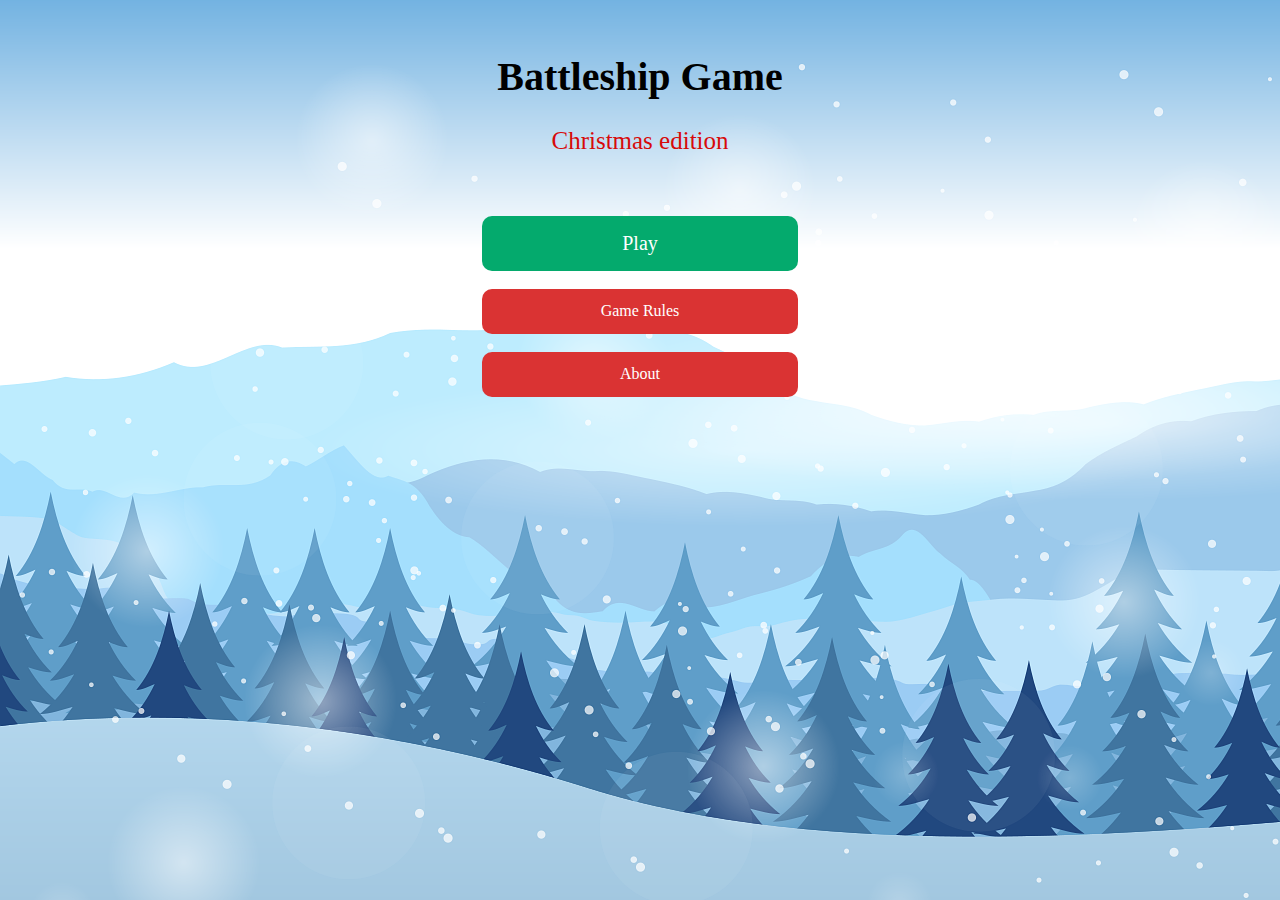
<file: index.html>
<!DOCTYPE html>
<html lang="en">

<head>
    <meta charset="UTF-8">
    <meta name="viewport" content="width=device-width, initial-scale=1.0">
    <link rel="stylesheet" href="./styles/index.css">
    <title>Home</title>
   
    <link rel="stylesheet" type="text/css" href="./styles/index.css">
    <link rel="icon" type="image/png" href="./resources/santa-claus-hat.png">
</head>
<body>
    <header>
        <br>
        <h1 class="title">Battleship Game</h1>
        <p class="edition">Christmas edition</p>
    </header>
    <br>
    <br>
    <button id="playButton" class="play"><a href="./play.html"><span>Play</span></a></button>
    <br>
    <button id="rulesButton" class="menuButton"><a href="./gamerules.html">Game Rules</a></button>
    <br>
    <button id="aboutButton" class="menuButton"><a href="./about.html">About</a></button>
</body>

</html>
</file>
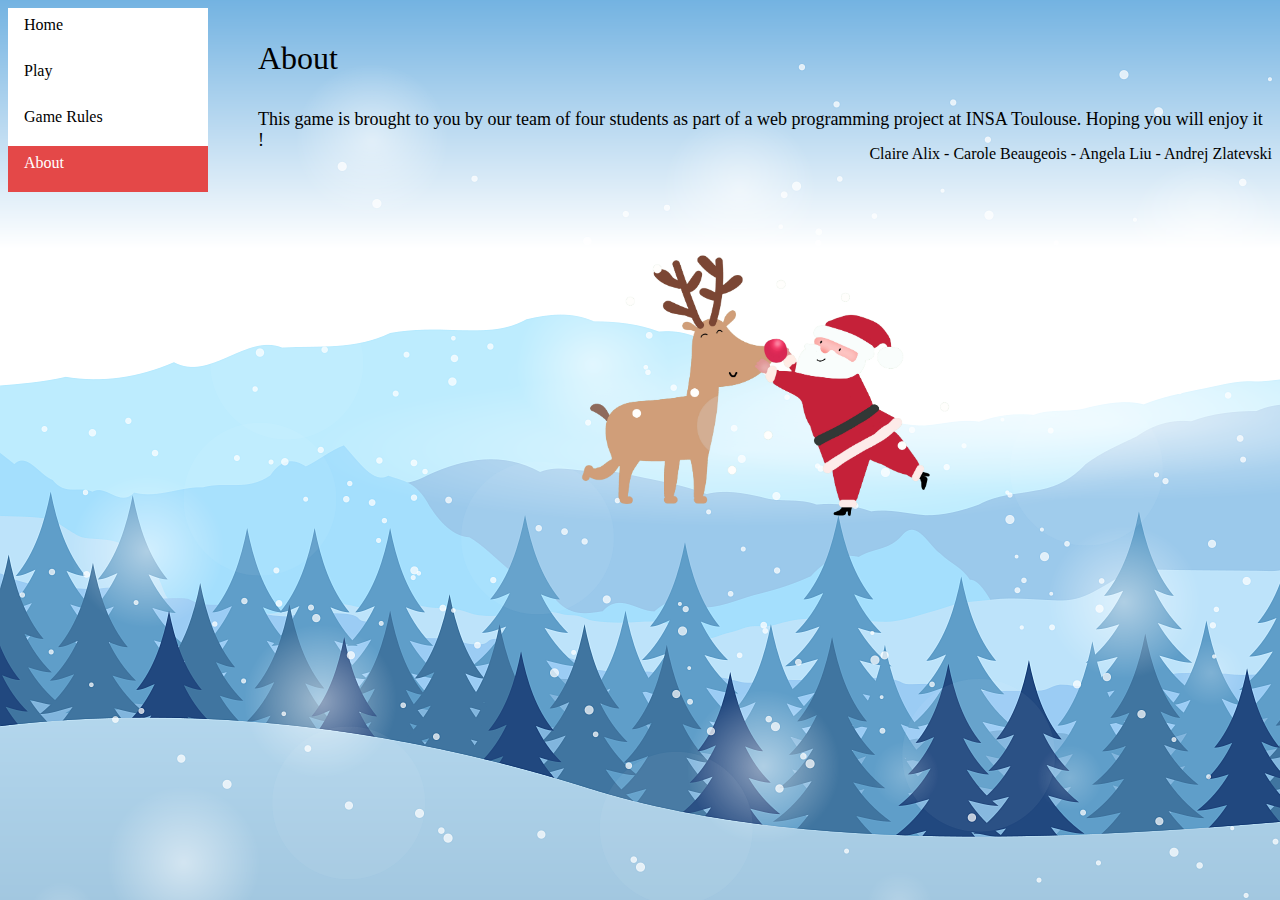
<file: about.html>
<!DOCTYPE html>
<html lang="en">

<head>
    <meta charset="UTF-8">
    <meta name="viewport" content="width=device-width, initial-scale=1.0">
    <link rel="stylesheet" href="./styles/gamerules.css">
    <link rel="icon" type="image/png" href="./resources/santa-claus-hat.png">
    <title>About</title>
</head>

<body>
    <div class="navbar">
        <ul>
            <li><a href="./index.html">Home</a></li>
            <li><a href="./play.html">Play</a></li>
            <li><a href="./gamerules.html">Game Rules</a></li>
            <li><a href="./about.html" class="active">About</a></li>
        </ul>
    </div>
    <div class="story">
        <p class="title">About</p>
        <p id="about_paragraph">This game is brought to you by our team of four students as part of a web programming project at INSA Toulouse. Hoping you will enjoy it !</p>
    </div>
    <img src="./resources/santa-claus.png" alt="Sauta Claus and Reindeer">
    <div class="names">
        <p>Claire Alix - Carole Beaugeois - Angela Liu - Andrej Zlatevski   </p>
    </div>
</body>

</html>
</file>
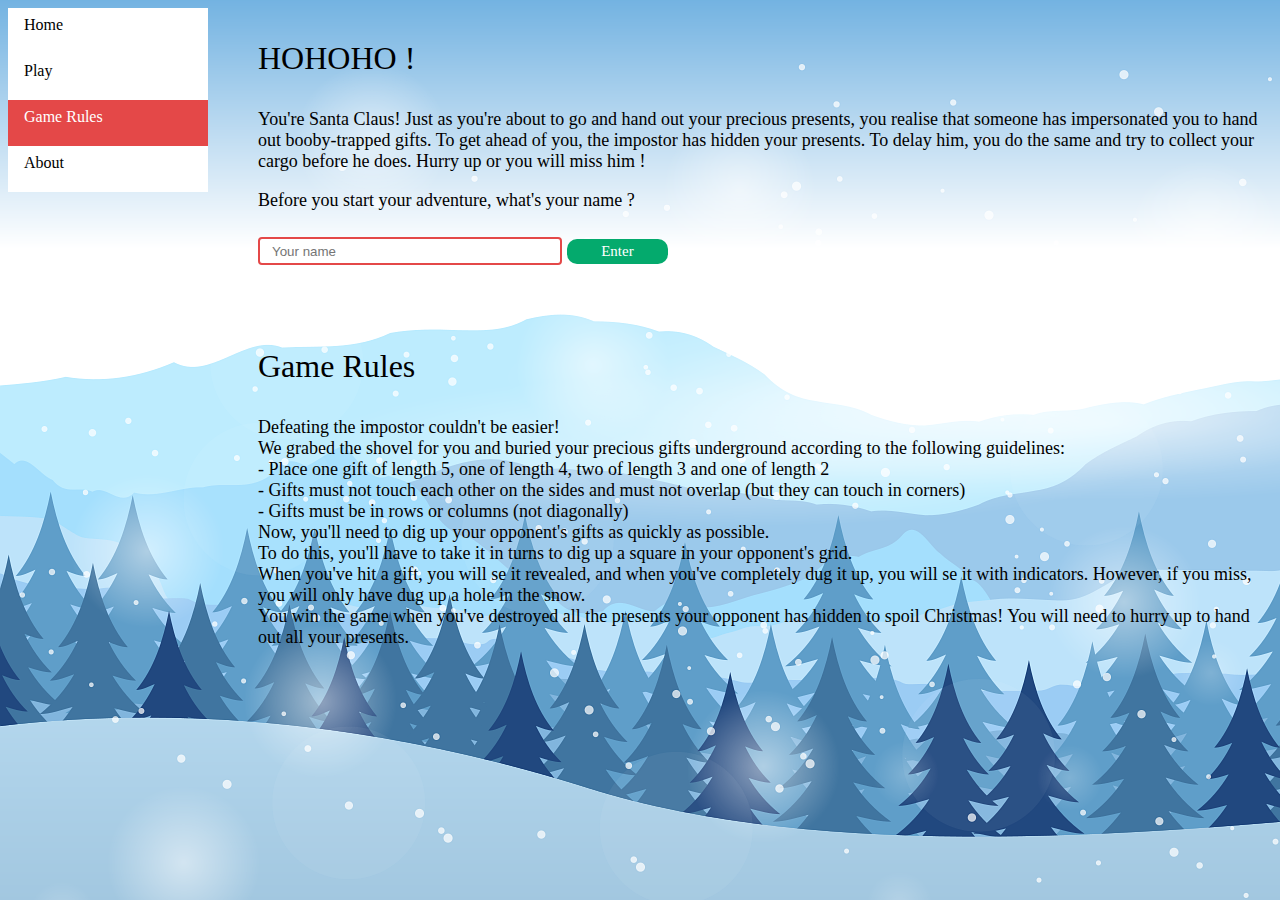
<file: gamerules.html>
<!DOCTYPE html>
<html lang="en">

<head>
    <meta charset="UTF-8">
    <meta name="viewport" content="width=device-width, initial-scale=1.0">
    <link rel="stylesheet" href="./styles/gamerules.css">
    <link rel="icon" type="image/png" href="./resources/santa-claus-hat.png">
    <script type="text/javascript" src="./js/gamerules.js" defer></script>
    <title>Game Rules</title>
</head>

<body>
    <div class="navbar">
        <ul>
            <li><a href="./index.html">Home</a></li>
            <li><a href="./play.html">Play</a></li>
            <li><a href="./gamerules.html" class="active">Game Rules</a></li>
            <li><a href="./about.html">About</a></li>
        </ul>
    </div>
    
    <div class="story">
        <p class="title">HOHOHO !</p>
        <p>You're Santa Claus! Just as you're about to go and hand out your precious presents, you realise that someone has impersonated you to hand out booby-trapped gifts. To get ahead of you, the impostor has hidden your presents. To delay him, you do the same and try to collect your cargo before he does. Hurry up or you will miss him !</p>
        <p>Before you start your adventure, what's your name ?</p>
        <input type="text" id="userName" placeholder="Your name">
        <button type="button" id="enterButton">Enter</button>
    </div>
    <div class="rules">
        <p class="title">Game Rules</p>
        <p>Defeating the impostor couldn't be easier!  <br>
        We grabed the shovel for you and buried your precious gifts underground according to the following guidelines:  <br>
        - Place one gift of length 5, one of length 4, two of length 3 and one of length 2  <br>
        - Gifts must not touch each other on the sides and must not overlap (but they can touch in corners) <br>
        - Gifts must be in rows or columns (not diagonally)  <br>
        Now, you'll need to dig up your opponent's gifts as quickly as possible.  <br>
        To do this, you'll have to take it in turns to dig up a square in your opponent's grid.  <br>
        When you've hit a gift, you will se it revealed, and when you've completely dug it up, you will se it with indicators. However, if you miss, you will only have dug up a hole in the snow.  <br>
        You win the game when you've destroyed all the presents your opponent has hidden to spoil Christmas! You will need to hurry up to hand out all your presents. 
        </p>
    </div>
</body>

</html>
</file>
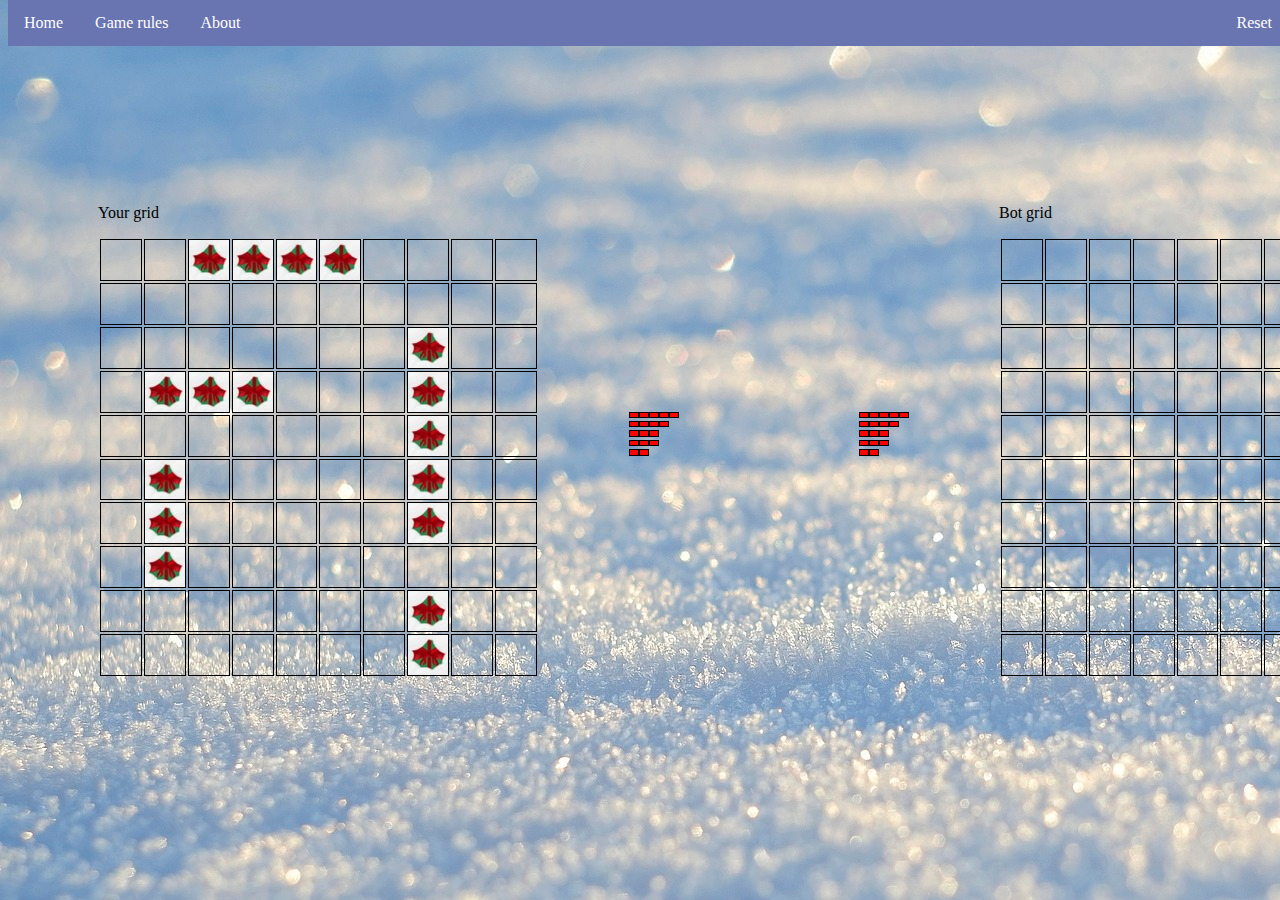
<file: play.html>
<!DOCTYPE html>
<html lang="en">

<head>
    <meta charset="UTF-8">
    <meta name="viewport" content="width=device-width, initial-scale=1.0">
    <script type="module" src="./js/main.js"></script>
    <link rel="stylesheet" href="./styles/play.css">
    <link rel="icon" type="image/png" href="./resources/santa-claus-hat.png">
    <title>Battleship Christmas Edition</title>
</head>

<body>
    <ul>
        <li><a href="./index.html">Home</a></li>
        <li><a href="./gamerules.html">Game rules</a></li>
        <li style="float:right"><a href="./play.html">Reset</a></li>
        <li><a href="./about.html">About</a></li>
    </ul> 
    <div class="container">
        <div id="playerGridPlacement">
            <p class="text">Your grid</p>
            <table id="PlayerGrid">

            </table>
        </div>
        
        <div id="indicatorTables">
            <table id="indicatorPlayer">
                <tr>
                    <td id="indicatorPlayer-11"></td>
                    <td id="indicatorPlayer-12"></td>
                    <td id="indicatorPlayer-13"></td>
                    <td id="indicatorPlayer-14"></td>
                    <td id="indicatorPlayer-15"></td>
                </tr>
                <tr>
                    <td id="indicatorPlayer-21"></td>
                    <td id="indicatorPlayer-22"></td>
                    <td id="indicatorPlayer-23"></td>
                    <td id="indicatorPlayer-24"></td>
                </tr>
                <tr>
                    <td id="indicatorPlayer-31"></td>
                    <td id="indicatorPlayer-32"></td>
                    <td id="indicatorPlayer-33"></td>
                </tr>
                <tr>
                    <td id="indicatorPlayer-41"></td>
                    <td id="indicatorPlayer-42"></td>
                    <td id="indicatorPlayer-43"></td>
                </tr>
                <tr>
                    <td id="indicatorPlayer-51"></td>
                    <td id="indicatorPlayer-52"></td>
                </tr>
            </table>
            <table id="indicatorAI">
                <tr>
                    <td id="indicatorAI-11"></td>
                    <td id="indicatorAI-12"></td>
                    <td id="indicatorAI-13"></td>
                    <td id="indicatorAI-14"></td>
                    <td id="indicatorAI-15"></td>
                </tr>
                <tr>
                    <td id="indicatorAI-21"></td>
                    <td id="indicatorAI-22"></td>
                    <td id="indicatorAI-23"></td>
                    <td id="indicatorAI-24"></td>
                </tr>
                <tr>
                    <td id="indicatorAI-31"></td>
                    <td id="indicatorAI-32"></td>
                    <td id="indicatorAI-33"></td>
                </tr>
                <tr>
                    <td id="indicatorAI-41"></td>
                    <td id="indicatorAI-42"></td>
                    <td id="indicatorAI-43"></td>
                </tr>
                <tr>
                    <td id="indicatorAI-51"></td>
                    <td id="indicatorAI-52"></td>
                </tr>
            </table>
            
            <br> 
        </div>
        <div id="botGridPlacement">
            <p class="text">Bot grid</p>
            <table id="BotGrid">

            </table>
        </div>
        
    </div>
</body>

</html>
</file>
<file: styles/index.css>
.title {
    text-align: center;
    font-size: 40px;
}
.title{
    font-family:Lucida Calligraphy,cursive;
}

.edition {
    text-align: center;
    font-size: 25px;
    color: #d70a0a;
    font-family: Harrington,fantasy;
}

body {
    background-image: url("../resources/winter_landscape.png");
}

.play {
    /*interface bouton play */
    background-color: #04AA6D;
    border: none;
    border-radius: 10px;
    color: white;
    height: 55px;
    width: 25%;
    font-size: 20px;
    text-align: center;
    display: block;
    margin: auto;
    transition: all 0.5s;
    cursor: pointer;
    font-family:Lucida Calligraphy,cursive;
}

.play span {
    /*les fonctions suivantes servent à afficher la petite flèche quand on passe la souris sur play */
    cursor: pointer;
    display: inline-block;
    position: relative;
    transition: 0.5s;
}

.play span:after {
    content: '\00bb';
    position: absolute;
    opacity: 0;
    top: 0;
    right: -20px;
    transition: 0.5s;
}

.play:hover span {
    padding-right: 25px;
}

.play:hover span:after {
    opacity: 1;
    right: 0;
}

.menuButton {
    /*Interface des autres boutons*/
    background-color: #da3333;
    border: none;
    border-radius: 10px;
    color: white;
    height: 45px;
    width: 25%;
    font-size: 16px;
    text-align: center;
    display: block;
    margin: auto;
    font-family:Lucida Calligraphy,cursive;
}

.menuButton:hover {
    background-color: #ca1717
}

button a {
    /*gère les liens*/
    display: block;
    text-decoration: none;
    color: white;
}
</file>
<file: styles/gamerules.css>
body {
    background-image: url("../resources/winter_landscape.png");
    display: grid;
    grid-template-columns: 250px;
    grid-template-rows: 25% 25% 13% 40%;
}

img {
    grid-column-start: 2;
    grid-row-start: 3;
    width: 400px;
    height: auto;
    justify-self: center;
}

.story {
    grid-column-start: 2;
    grid-row-start: 1;
    font-size: large;
}

.names{
    grid-column-start: 2;
    grid-row-start: 2;
    text-align: right;
}

.names p{
    font-family: Harrington,fantasy;
    font-size:medium;
}

.rules {
    grid-column-start: 2;
    grid-row-start: 3;
    font-size: large;
}

ul {
    list-style-type: none;
    margin: 0;
    padding: 0;
    width: 200px;
    background-color: rgb(255, 255, 255);
    position:fixed ;
}

li a { 
    display: block;
    color: #000;
    padding: 8px 16px;
    height: 30px;
    text-decoration: none;
    font-family:Lucida Calligraphy,cursive;
}


li a:hover { /*quand on passe sur le lien il se colore*/
    background-color: #7bb692;
    color: white;
}

.active { /*le lien actif (la page sur laquelle on est) est coloré*/
    background-color: rgb(228, 72, 72);
    color: white;
}

.title {
    font-family: Harrington,fantasy;
    font-size: xx-large;
}

#enterButton {
    background-color: #04AA6D;
    border: none;
    border-radius: 10px;
    color: white;
    height: 25px;
    width: 10%;
    font-size: 15px;
    text-align: center;
    margin: auto;
    transition: all 0.5s;
    cursor: pointer;
    font-family:Lucida Calligraphy,cursive;
}

input {
    width: 30%;
    height: 25px ;
    padding: 12px;
    margin: 8px 0;
    box-sizing: border-box;
    border: 2px solid rgb(228, 72, 72);
    border-radius: 4px;
}
</file>
<file: styles/play.css>
body {
    background-image: url("../resources/snow.jpg");
}

table {
    width: 49vh;
    height: 49vh;
    border-collapse: separate;
}

td {
    border: 1px solid black;
}

#playerGridPlacement {
    display: grid;
    grid-template-rows: 10% 90%;
    margin-top: 20vh;
    margin-bottom: 20vh;
}

.text{
    font-family: Lucida Calligraphy,cursive;
}

#botGridPlacement {
    display: grid;
    grid-template-rows: 10% 90%;
    margin-top: 20vh;
    margin-bottom: 20vh;
}


.container {
    display: flex;
    justify-content: space-between; 
    align-items: center; 
    margin: 0 10vh; 
}

#indicatorTables {
    display: flex;
    justify-content: space-between;
    align-items: center;
}

#indicatorTables table {
    width: 50px;
    height: 50px;
    border-collapse: separate;
    border-spacing: 0 3px;
    margin: 10vh;
}   

#botGridPlacement :hover {
    cursor : url('../resources/shovel.png'), auto;
}

ul {
    list-style-type: none;
    margin: 0;
    padding: 0;
}
  
a {
    display: block;
    padding: 8px;
    background-color: rgb(105, 117, 176);
}


ul {
    list-style-type: none;
    margin: 0;
    padding: 0;
    overflow: hidden;
    background-color: rgb(105, 117, 176);
    position: fixed;
    top: 0;
    width: 100%;
}
  
li {
    float: left;
    display: inline;
}
  
li a {
    display: block;
    color: rgb(255, 255, 255);
    text-align: center;
    padding: 14px 16px;
    text-decoration: none;
    font-family:Lucida Calligraphy,cursive;
}
  
li a:hover {
    background-color: rgba(255, 255, 255, 0.967);
    color: rgb(105, 117, 176);
}
</file>
